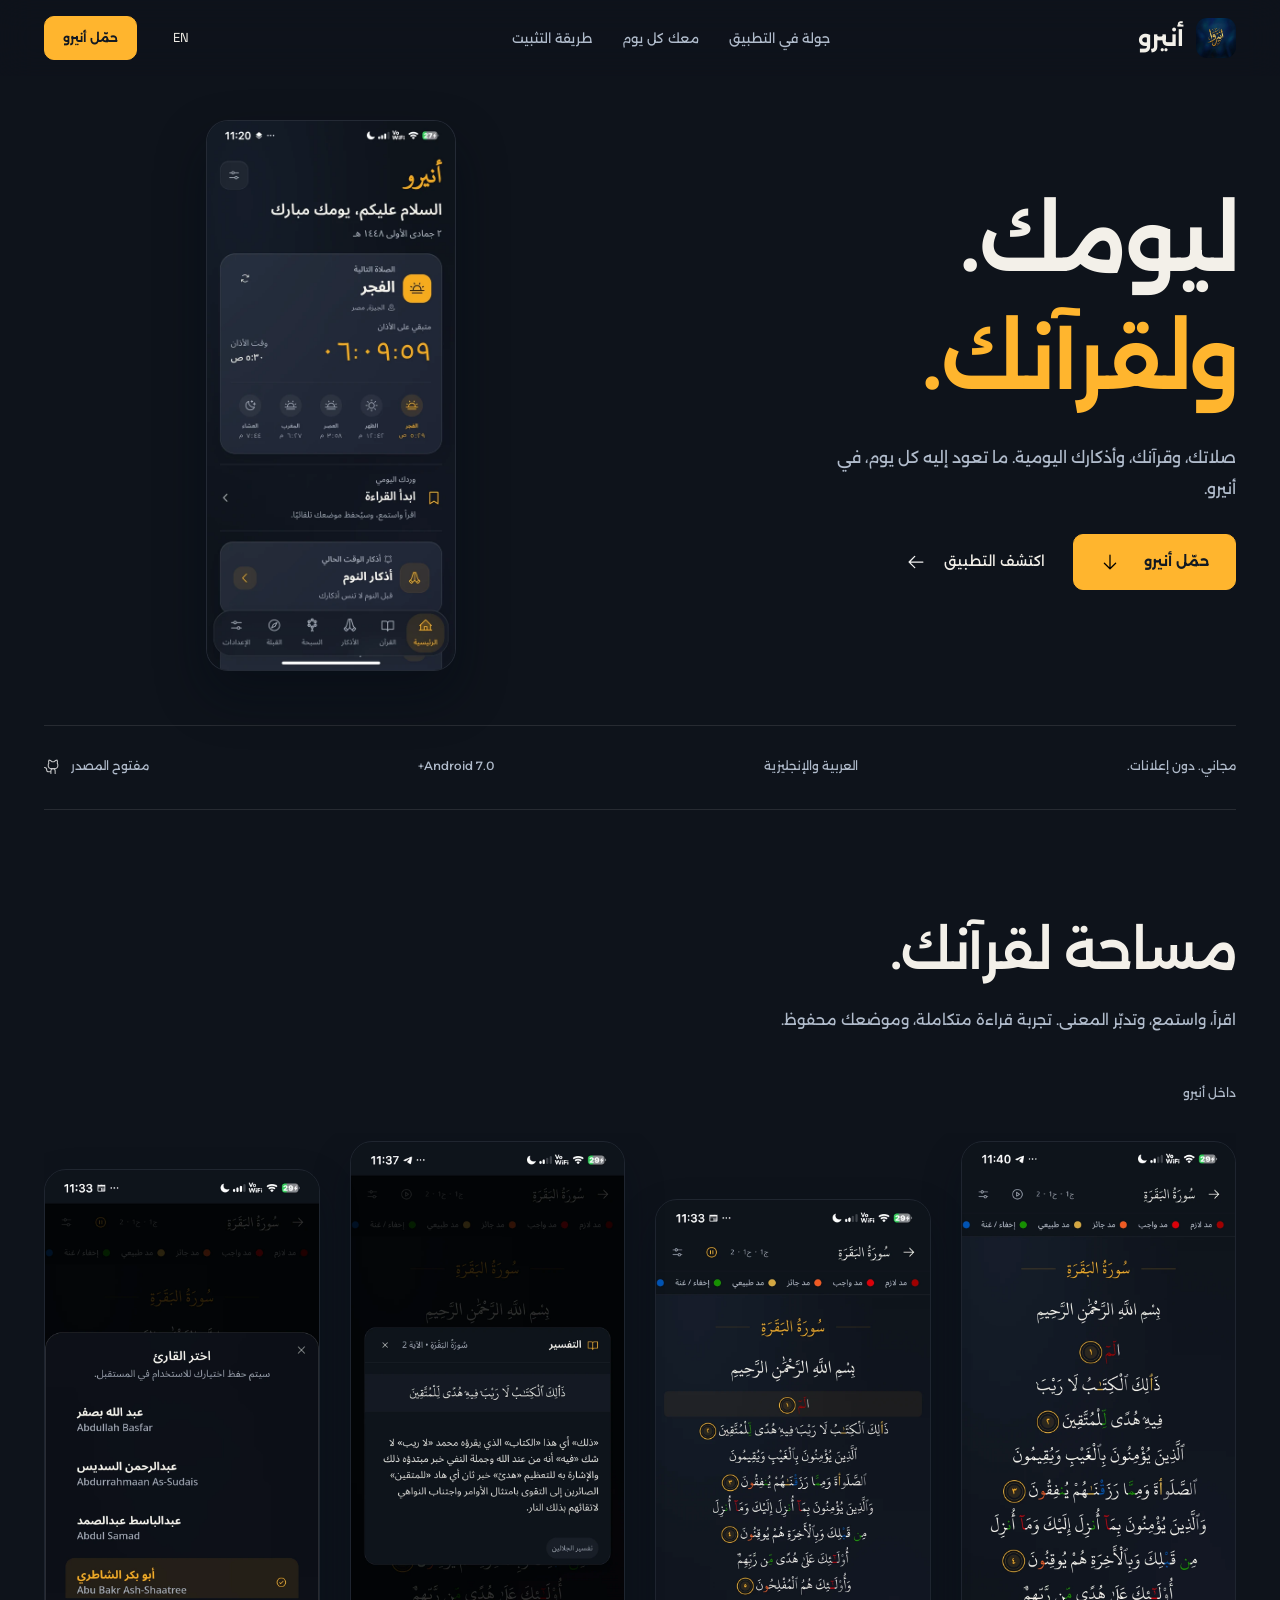
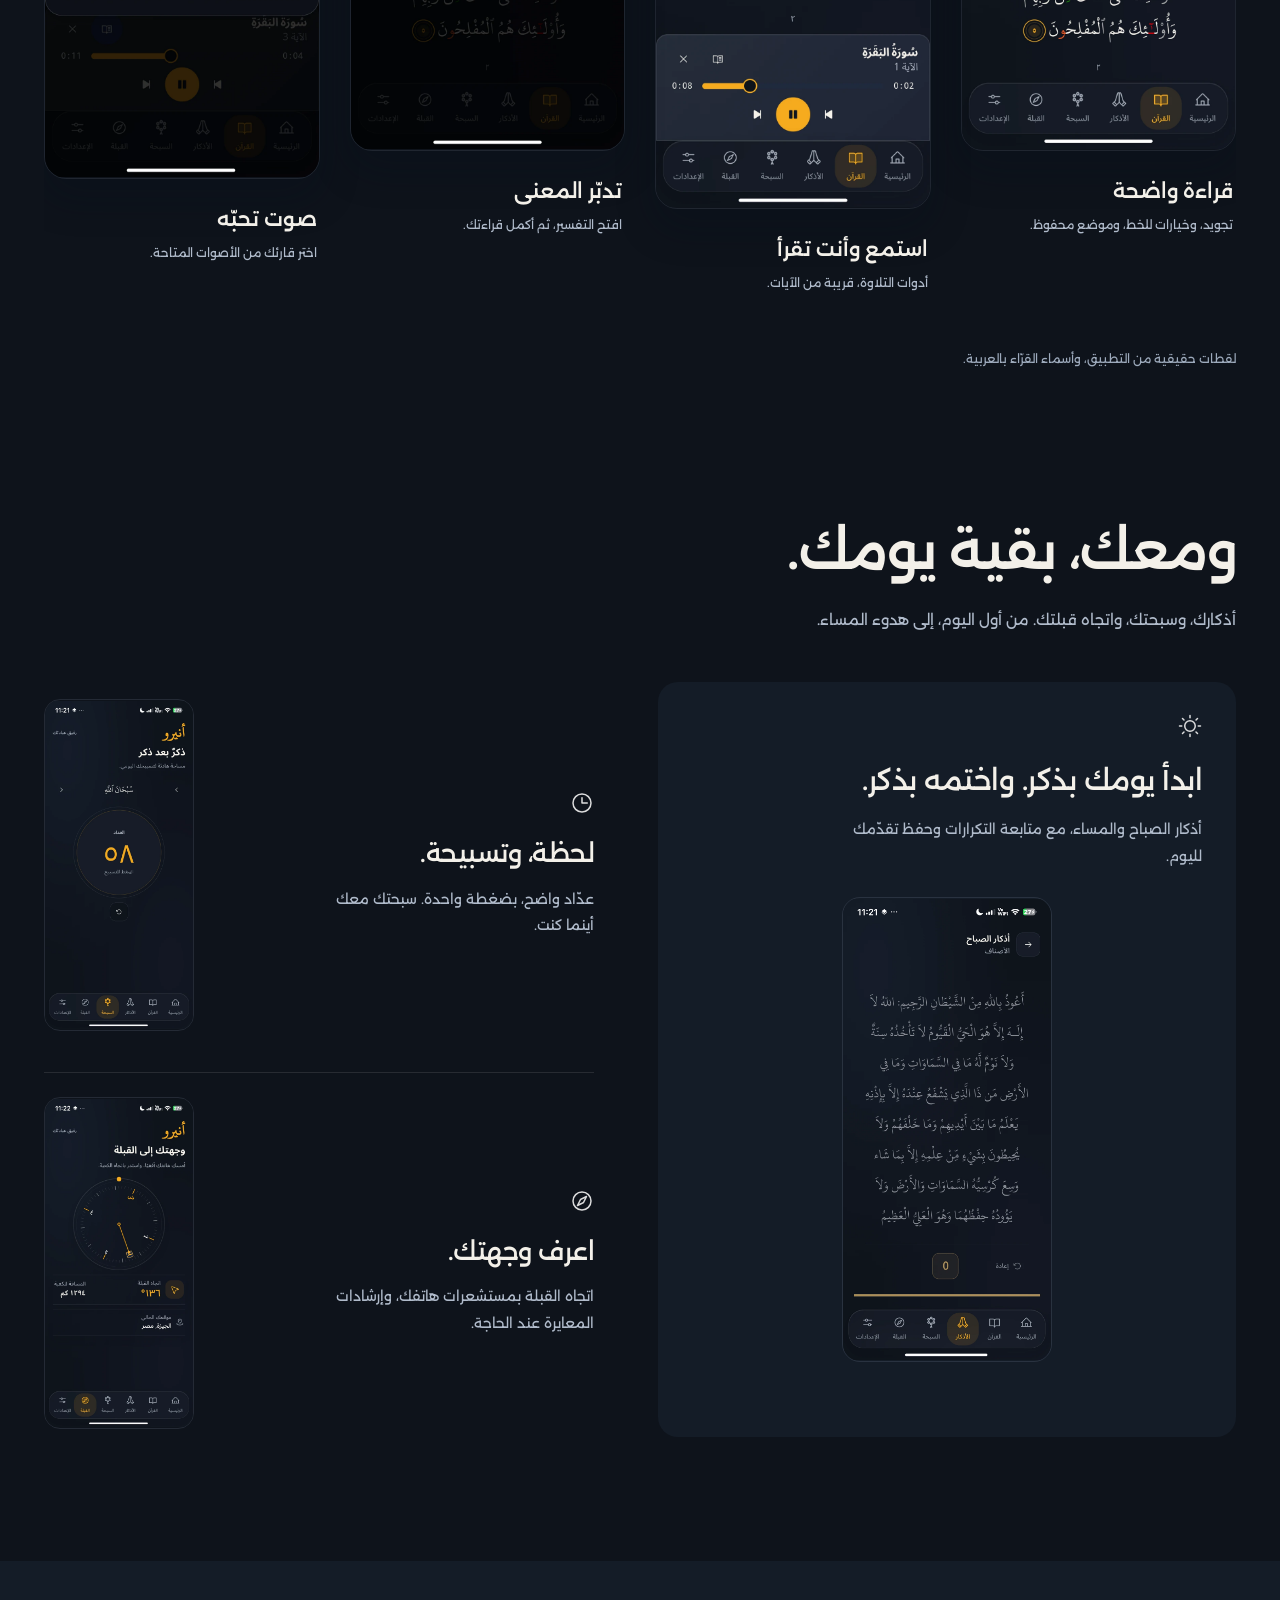
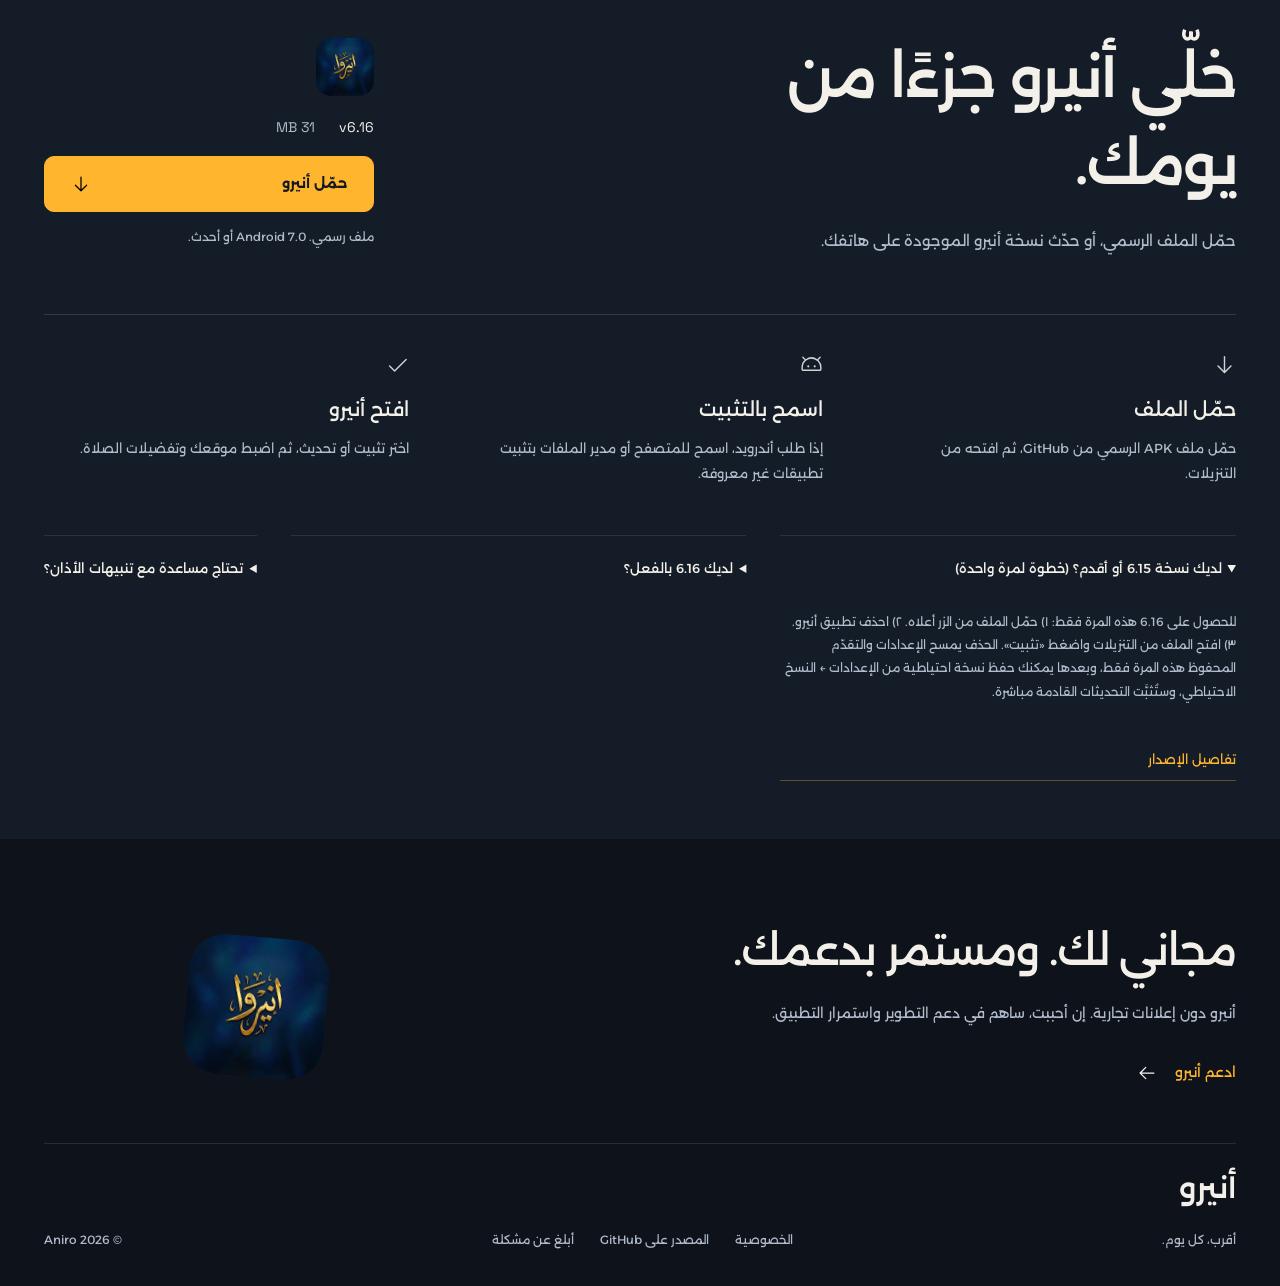
<file: index.html>
<!doctype html><html lang="ar" dir="rtl"><head>
<meta charset="utf-8"><meta name="viewport" content="width=device-width,initial-scale=1"><meta name="theme-color" content="#0e131b">
<title>أنيرو | أقرب، كل يوم</title><meta name="description" content="صلاتك، قرآنك، وذكرك. حمّل أنيرو للأندرويد، وتعرّف على التطبيق من لقطات حقيقية.">
<link rel="canonical" href="https://aniro.vercel.app/"><meta property="og:type" content="website"><meta property="og:site_name" content="Aniro"><meta property="og:title" content="أنيرو | أقرب، كل يوم"><meta property="og:description" content="صلاتك، قرآنك، وذكرك. في مكان واحد."><meta property="og:url" content="https://aniro.vercel.app/"><meta property="og:image" content="https://aniro.vercel.app/assets/social-preview.jpg"><meta property="og:image:width" content="1200"><meta property="og:image:height" content="630"><meta name="twitter:card" content="summary_large_image">
<link rel="icon" href="/favicon.png"><link rel="preload" href="/assets/fonts/alexandria.ttf" as="font" type="font/ttf" crossorigin><link rel="stylesheet" href="/styles.css"><script src="/app.js" defer></script>

</head><body>
<a class="skip-link" href="#main" data-en="Skip to content">انتقل إلى المحتوى</a>
<header class="site-header"><div class="container nav-bar">
  <a class="brand" href="#top" aria-label="Aniro"><img src="/assets/logo.png" width="40" height="40" alt=""><span data-en="Aniro">أنيرو</span></a>
  <nav class="navigation" aria-label="التنقل الرئيسي"><a href="#showcase" data-en="Explore">جولة في التطبيق</a><a href="#daily" data-en="Your day">معك كل يوم</a><a href="#install" data-en="How to install">طريقة التثبيت</a></nav>
  <div class="nav-actions"><button id="language-toggle" class="language-button" type="button" aria-label="Switch to English">EN</button><a class="button button-small" href="https://github.com/its3li/Aniro/releases/latest" data-download data-en="Download Aniro">حمّل أنيرو</a><button id="menu-toggle" class="menu-button" type="button" aria-expanded="false" aria-controls="mobile-nav" aria-label="القائمة"><img class="icon" src="/assets/icons/list.svg" alt=""></button></div>
</div><nav id="mobile-nav" class="mobile-nav" aria-label="التنقل للجوال"><a href="#showcase" data-en="Explore">جولة في التطبيق</a><a href="#daily" data-en="Your day">معك كل يوم</a><a href="#install" data-en="How to install">طريقة التثبيت</a><a href="/privacy.html" data-en="Privacy">الخصوصية</a></nav></header>
<main id="main">
<section id="top" class="hero container" aria-labelledby="hero-title">
  <div class="hero-copy"><h1 id="hero-title"><span data-en="Your day.">ليومك.</span><span class="accent" data-en="Your Quran.">ولقرآنك.</span></h1><p data-en="Prayer times, Quran, and daily remembrance. Everything you return to, in Aniro.">صلاتك، وقرآنك، وأذكارك اليومية. ما تعود إليه كل يوم، في أنيرو.</p><div class="hero-actions"><a class="button" href="https://github.com/its3li/Aniro/releases/latest" data-download><span data-en="Download Aniro">حمّل أنيرو</span><img class="icon" src="/assets/icons/arrow-down.svg" alt=""></a><a class="link-arrow" href="#showcase"><span data-en="Explore the app">اكتشف التطبيق</span><img class="icon" src="/assets/icons/arrow-left.svg" alt=""></a></div></div>
  <div class="hero-product"><figure class="hero-screen"><img src="/assets/screens/home.webp" srcset="/assets/screens/home.webp 540w, /assets/screens/home-large.webp 810w" sizes="(max-width:767px) 196px, 250px" width="540" height="1196" alt="أنيرو: الصفحة الرئيسية ومواقيت الصلاة" data-en-alt="Aniro Home and prayer times" fetchpriority="high"></figure></div>
</section>
<div class="essentials container"><p data-en="Free. Without ads.">مجاني. دون إعلانات.</p><p data-en="Arabic and English">العربية والإنجليزية</p><p>Android 7.0+</p><a href="https://github.com/its3li/Aniro" target="_blank" rel="noopener noreferrer"><span data-en="Built in the open">مفتوح المصدر</span><img class="icon" src="/assets/icons/github-logo.svg" alt=""></a></div>
<section id="showcase" class="section quran-section" aria-labelledby="showcase-title"><div class="container">
  <div class="section-heading reveal"><h2 id="showcase-title" data-en="A place for your Quran.">مساحة لقرآنك.</h2><p data-en="Read, listen, and explore the meaning. A complete reading experience, with your place saved.">اقرأ، واستمع، وتدبّر المعنى. تجربة قراءة متكاملة، وموضعك محفوظ.</p></div>
  <div class="gallery-controls"><span data-en="Inside Aniro">داخل أنيرو</span><div><button class="gallery-arrow" id="gallery-prev" type="button" aria-label="الصور السابقة" disabled><img class="icon" src="/assets/icons/arrow-right.svg" alt=""></button><button class="gallery-arrow" id="gallery-next" type="button" aria-label="الصور التالية"><img class="icon" src="/assets/icons/arrow-left.svg" alt=""></button></div></div>
  <div id="screen-gallery" class="screen-gallery" role="region" tabindex="0" aria-label="لقطات القرآن والاستماع والتفسير والقرّاء">
    <figure class="gallery-item reading"><img src="/assets/screens/quran-page-2-large.webp" width="810" height="1794" loading="lazy" alt="صفحة المصحف بتجويد ملوّن" data-en-alt="Mushaf page with color-coded Tajweed"><figcaption><h3 data-en="Read with clarity">قراءة واضحة</h3><p data-en="Tajweed, text controls, and a saved place.">تجويد، وخيارات للخط، وموضع محفوظ.</p></figcaption></figure>
    <figure class="gallery-item listening"><img src="/assets/screens/quran-listening-large.webp" width="810" height="1794" loading="lazy" alt="القرآن أثناء تشغيل التلاوة" data-en-alt="Quran with active recitation controls"><figcaption><h3 data-en="Listen as you read">استمع وأنت تقرأ</h3><p data-en="Your recitation controls stay close.">أدوات التلاوة، قريبة من الآيات.</p></figcaption></figure>
    <figure class="gallery-item interpretation"><img src="/assets/screens/quran-tafseer-large.webp" width="810" height="1794" loading="lazy" alt="تفسير الآية داخل صفحة القراءة" data-en-alt="Verse Tafseer inside the reading page"><figcaption><h3 data-en="Go deeper">تدبّر المعنى</h3><p data-en="Open Tafseer without losing the page.">افتح التفسير، ثم أكمل قراءتك.</p></figcaption></figure>
    <figure class="gallery-item reciters"><img src="/assets/screens/quran-reciters-large.webp" width="810" height="1794" loading="lazy" alt="قائمة القرّاء بأسمائهم العربية" data-en-alt="Available reciters with Arabic names"><figcaption><h3 data-en="A voice you love">صوت تحبّه</h3><p data-en="Choose from the available reciters.">اختر قارئك من الأصوات المتاحة.</p></figcaption></figure>
  </div>
  <p class="gallery-note" data-en="Real app captures. Reciter names are shown in Arabic.">لقطات حقيقية من التطبيق، وأسماء القرّاء بالعربية.</p>
</div></section>
<section id="daily" class="section container daily-section" aria-labelledby="daily-title">
  <div class="section-heading reveal"><h2 id="daily-title" data-en="For the rest of your day.">ومعك، بقية يومك.</h2><p data-en="Your Azkar, Tasbeeh, and Qibla. Simple tools to return to, morning to evening.">أذكارك، وسبحتك، واتجاه قبلتك. من أول اليوم، إلى هدوء المساء.</p></div>
  <div class="daily-layout">
    <article class="azkar-feature reveal"><div class="azkar-copy"><img class="icon" src="/assets/icons/sun.svg" alt=""><h3 data-en="Begin and end with remembrance.">ابدأ يومك بذكر. واختمه بذكر.</h3><p data-en="Morning and evening Azkar, with progress that stays saved for your day.">أذكار الصباح والمساء، مع متابعة التكرارات وحفظ تقدّمك لليوم.</p></div><figure><img src="/assets/screens/azkar-reading-large.webp" width="810" height="1794" loading="lazy" alt="قراءة الأذكار مع عدّاد التكرار" data-en-alt="Azkar reading with repetition counter"></figure></article>
    <div class="daily-utilities"><article class="utility-feature reveal"><div class="utility-copy"><img class="icon" src="/assets/icons/clock.svg" alt=""><h3 data-en="A moment for Tasbeeh.">لحظة، وتسبيحة.</h3><p data-en="Your count, a tap away. Keep your Tasbeeh with you.">عدّاد واضح، بضغطة واحدة. سبحتك معك أينما كنت.</p></div><img class="utility-image" src="/assets/screens/tasbeeh.webp" width="540" height="1196" loading="lazy" alt="شاشة السبحة كاملة في أنيرو" data-en-alt="Complete Aniro Tasbeeh screen"></article><article class="utility-feature qibla-feature reveal"><div class="utility-copy"><img class="icon" src="/assets/icons/compass.svg" alt=""><h3 data-en="Know your direction.">اعرف وجهتك.</h3><p data-en="Find your Qibla using your phone’s sensors, with calibration guidance.">اتجاه القبلة بمستشعرات هاتفك، وإرشادات المعايرة عند الحاجة.</p></div><img class="utility-image" src="/assets/screens/qibla.webp" width="540" height="1196" loading="lazy" alt="شاشة القبلة كاملة في أنيرو" data-en-alt="Complete Aniro Qibla screen"></article></div>
  </div>
</section>
<section id="install" class="section install-section" aria-labelledby="install-title"><div class="container">
  <div class="download-layout reveal"><div><h2 id="install-title" data-en="Make Aniro part of your day.">خلّي أنيرو جزءًا من يومك.</h2><p data-en="Download the official APK, or update your existing Aniro installation.">حمّل الملف الرسمي، أو حدّث نسخة أنيرو الموجودة على هاتفك.</p></div><div class="download-actions"><img class="download-mark" src="/assets/logo.png" width="64" height="64" alt=""><div class="release-meta"><span data-version>الإصدار الرسمي</span><span data-release-size>APK · Android</span></div><a class="button" href="https://github.com/its3li/Aniro/releases/latest" data-download><span data-en="Download Aniro">حمّل أنيرو</span><img class="icon" src="/assets/icons/arrow-down.svg" alt=""></a><p id="release-status" aria-live="polite">يمكنك تحميل آخر إصدار رسمي من GitHub.</p></div></div>
  <ol class="install-steps"><li class="reveal"><img class="icon" src="/assets/icons/arrow-down.svg" alt=""><h3 data-en="Download the file">حمّل الملف</h3><p data-en="Get the official APK from GitHub, then open it from your downloads.">حمّل ملف APK الرسمي من GitHub، ثم افتحه من التنزيلات.</p></li><li class="reveal"><img class="icon" src="/assets/icons/android-logo.svg" alt=""><h3 data-en="Allow installation">اسمح بالتثبيت</h3><p data-en="If Android asks, allow your browser or file manager to install unknown apps.">إذا طلب أندرويد، اسمح للمتصفح أو مدير الملفات بتثبيت تطبيقات غير معروفة.</p></li><li class="reveal"><img class="icon" src="/assets/icons/check.svg" alt=""><h3 data-en="Open Aniro">افتح أنيرو</h3><p data-en="Choose Install or Update, then set your location and prayer preferences.">اختر تثبيت أو تحديث، ثم اضبط موقعك وتفضيلات الصلاة.</p></li></ol>
  <div class="install-help"><details open><summary data-en="Have version 6.15 or older? (one-time step)">لديك نسخة 6.15 أو أقدم؟ (خطوة لمرة واحدة)</summary><p data-en="To get 6.16 this one time: 1) Download the APK above. 2) Uninstall Aniro. 3) Open the downloaded file and tap Install. Uninstalling clears saved settings and progress this one time. After that, use Settings → Backup to keep your data, and future updates install directly.">للحصول على 6.16 هذه المرة فقط: ١) حمّل الملف من الزر أعلاه. ٢) احذف تطبيق أنيرو. ٣) افتح الملف من التنزيلات واضغط «تثبيت». الحذف يمسح الإعدادات والتقدّم المحفوظ هذه المرة فقط، وبعدها يمكنك حفظ نسخة احتياطية من الإعدادات ← النسخ الاحتياطي، وستُثبَّت التحديثات القادمة مباشرة.</p></details><details><summary data-en="Already on 6.16?">لديك 6.16 بالفعل؟</summary><p data-en="Open Settings → About → Check for updates to get future versions inside the app.">افتح الإعدادات ← حول التطبيق ← تحقّق من التحديثات لتحصل على الإصدارات القادمة من داخل التطبيق.</p></details><details><summary data-en="Need help with Azan reminders?">تحتاج مساعدة مع تنبيهات الأذان؟</summary><p data-en="Enable notifications and requested alarm permissions. If reminders stop, check Android’s battery restrictions for Aniro.">فعّل الإشعارات وأذونات المنبه المطلوبة. إذا توقفت التنبيهات، راجع قيود البطارية لأنيرو في إعدادات أندرويد.</p></details><a class="text-link" href="https://github.com/its3li/Aniro/releases/latest" target="_blank" rel="noopener noreferrer" data-en="View release notes">تفاصيل الإصدار</a></div>
</div></section>
<section id="donate" class="container support"><div class="support-intro"><h2 data-en="Free to use. Made to keep growing.">مجاني لك. ومستمر بدعمك.</h2><p data-en="Aniro has no commercial ads. Support development if you’d like to help it grow.">أنيرو دون إعلانات تجارية. إن أحببت، ساهم في دعم التطوير واستمرار التطبيق.</p><a class="link-arrow" href="https://ko-fi.com/aniro_" target="_blank" rel="noopener noreferrer"><span data-en="Support Aniro">ادعم أنيرو</span><img class="icon" src="/assets/icons/arrow-left.svg" alt=""></a></div><img class="support-mark" src="/assets/logo.png" width="164" height="164" alt="" loading="lazy"></section>
</main>
<footer class="site-footer container"><a class="footer-wordmark" href="#top" aria-label="Aniro"><span data-en="Aniro">أنيرو</span></a><div class="footer-row"><p data-en="A little closer, every day.">أقرب، كل يوم.</p><div class="footer-links"><a href="/privacy.html" data-en="Privacy">الخصوصية</a><a href="https://github.com/its3li/Aniro" target="_blank" rel="noopener noreferrer" data-en="Source on GitHub">المصدر على GitHub</a><a href="https://github.com/its3li/Aniro/issues" target="_blank" rel="noopener noreferrer" data-en="Report an issue">أبلغ عن مشكلة</a></div><span>© <span id="copyright-year">2026</span> Aniro</span></div></footer>
</body></html>
</file>
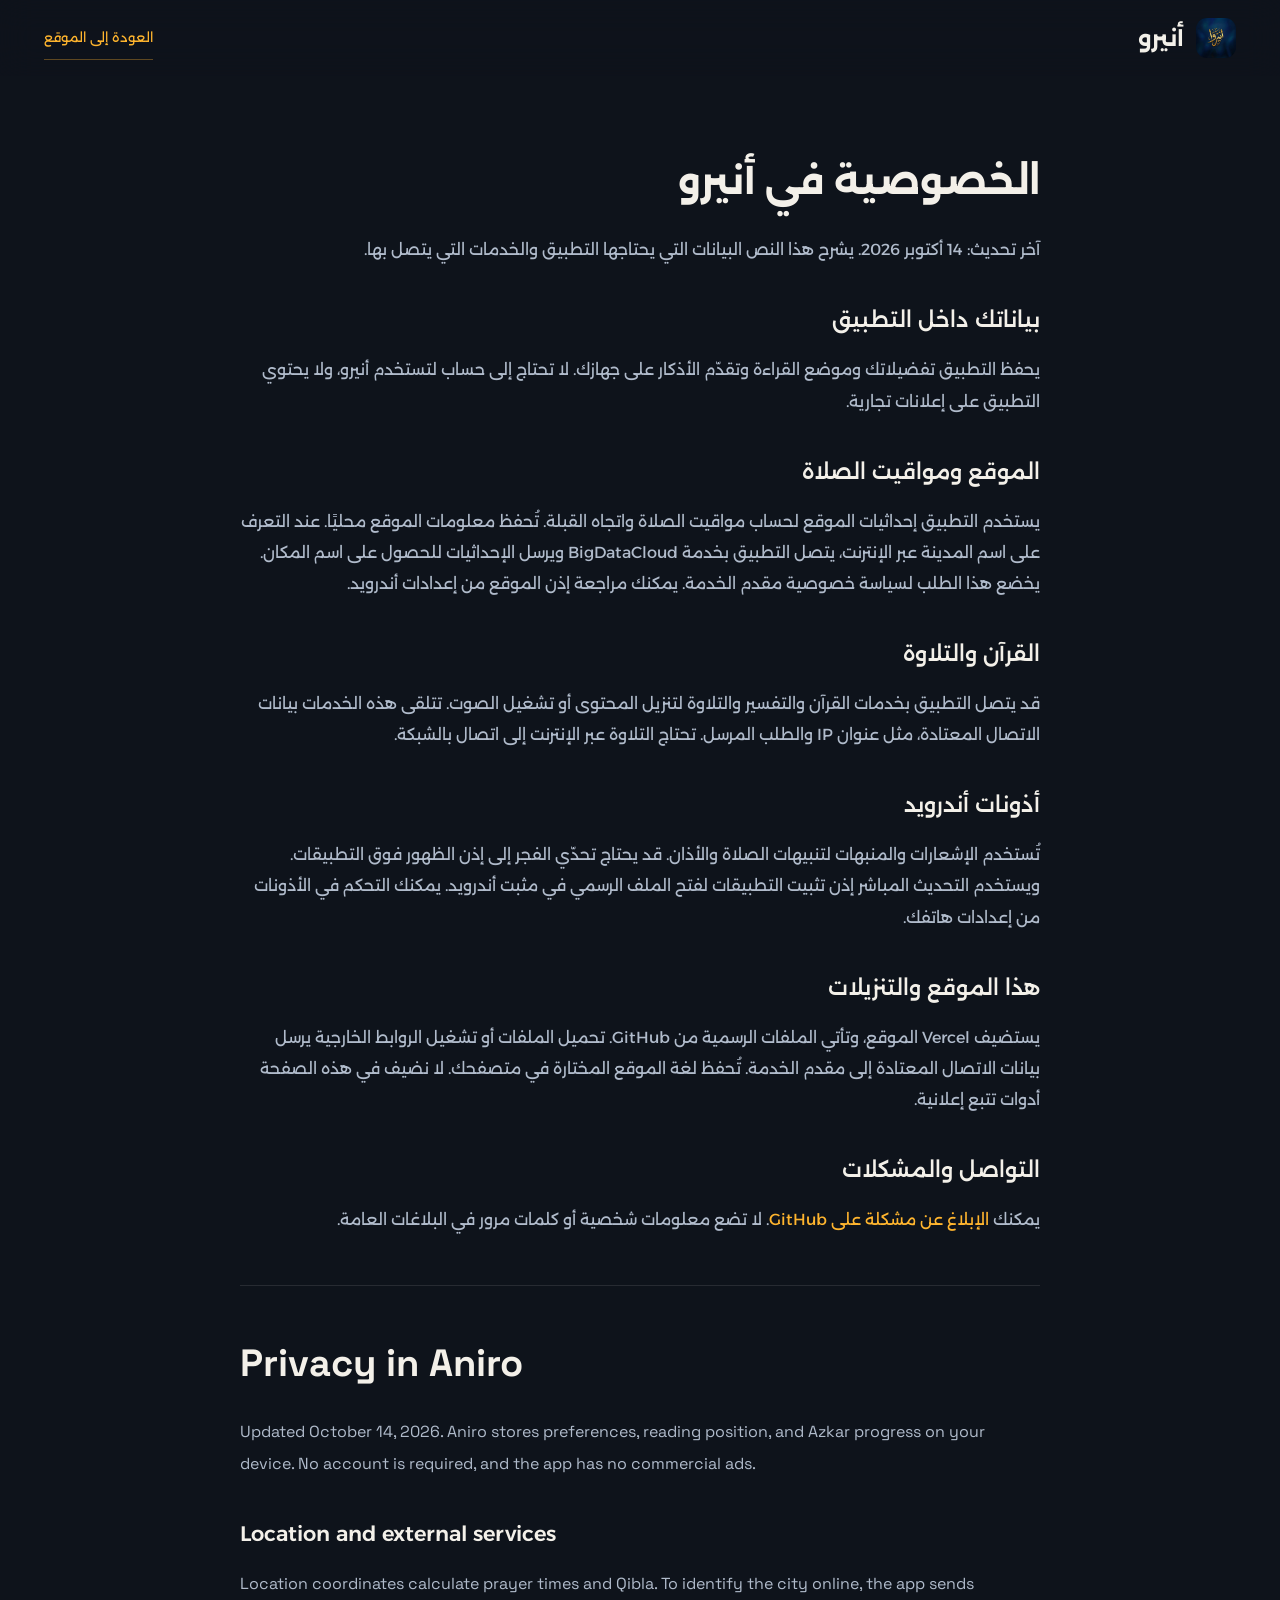
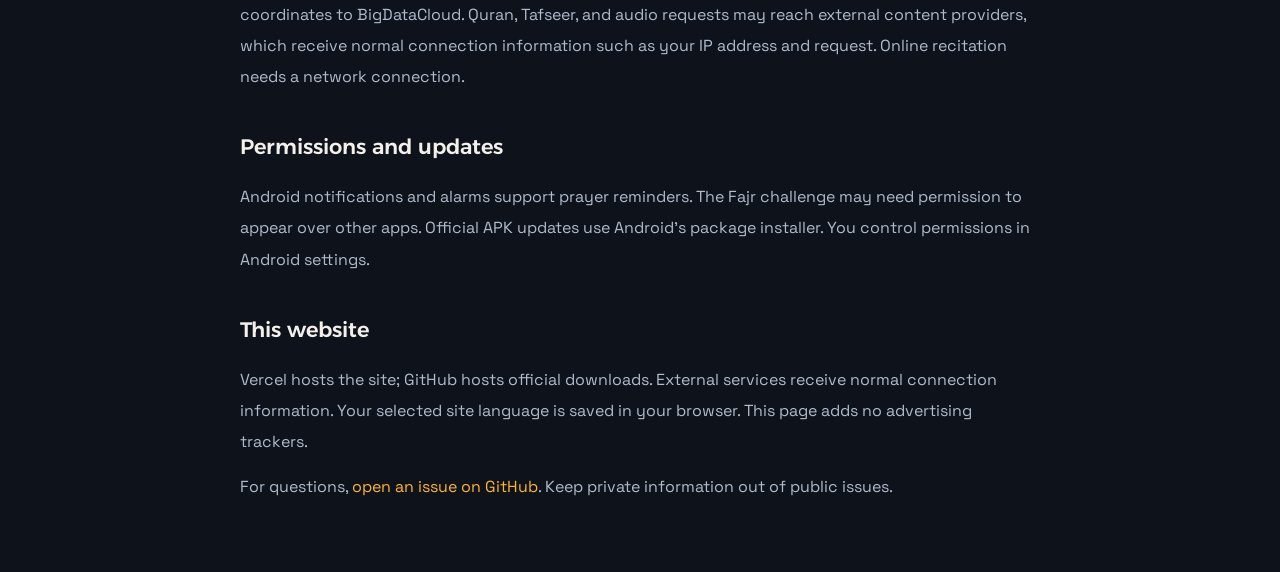
<file: privacy.html>
<!doctype html><html lang="ar" dir="rtl"><head><meta charset="utf-8"><meta name="viewport" content="width=device-width,initial-scale=1"><title>الخصوصية | أنيرو</title><meta name="description" content="كيف يستخدم أنيرو الموقع والأذونات والخدمات الخارجية."><link rel="icon" href="/favicon.png"><link rel="stylesheet" href="/styles.css"><link rel="canonical" href="https://aniro.vercel.app/privacy.html"></head><body><header class="site-header"><div class="container nav-bar"><a class="brand" href="/"><img src="/assets/logo.png" width="43" height="43" alt=""><span>أنيرو</span></a><a class="text-link" href="/">العودة إلى الموقع</a></div></header><main class="container policy"><h1>الخصوصية في أنيرو</h1><p>آخر تحديث: 14 أكتوبر 2026. يشرح هذا النص البيانات التي يحتاجها التطبيق والخدمات التي يتصل بها.</p><h2>بياناتك داخل التطبيق</h2><p>يحفظ التطبيق تفضيلاتك وموضع القراءة وتقدّم الأذكار على جهازك. لا تحتاج إلى حساب لتستخدم أنيرو، ولا يحتوي التطبيق على إعلانات تجارية.</p><h2>الموقع ومواقيت الصلاة</h2><p>يستخدم التطبيق إحداثيات الموقع لحساب مواقيت الصلاة واتجاه القبلة. تُحفظ معلومات الموقع محليًا. عند التعرف على اسم المدينة عبر الإنترنت، يتصل التطبيق بخدمة BigDataCloud ويرسل الإحداثيات للحصول على اسم المكان. يخضع هذا الطلب لسياسة خصوصية مقدم الخدمة. يمكنك مراجعة إذن الموقع من إعدادات أندرويد.</p><h2>القرآن والتلاوة</h2><p>قد يتصل التطبيق بخدمات القرآن والتفسير والتلاوة لتنزيل المحتوى أو تشغيل الصوت. تتلقى هذه الخدمات بيانات الاتصال المعتادة، مثل عنوان IP والطلب المرسل. تحتاج التلاوة عبر الإنترنت إلى اتصال بالشبكة.</p><h2>أذونات أندرويد</h2><p>تُستخدم الإشعارات والمنبهات لتنبيهات الصلاة والأذان. قد يحتاج تحدّي الفجر إلى إذن الظهور فوق التطبيقات. ويستخدم التحديث المباشر إذن تثبيت التطبيقات لفتح الملف الرسمي في مثبت أندرويد. يمكنك التحكم في الأذونات من إعدادات هاتفك.</p><h2>هذا الموقع والتنزيلات</h2><p>يستضيف Vercel الموقع، وتأتي الملفات الرسمية من GitHub. تحميل الملفات أو تشغيل الروابط الخارجية يرسل بيانات الاتصال المعتادة إلى مقدم الخدمة. تُحفظ لغة الموقع المختارة في متصفحك. لا نضيف في هذه الصفحة أدوات تتبع إعلانية.</p><h2>التواصل والمشكلات</h2><p>يمكنك <a href="https://github.com/its3li/Aniro/issues" target="_blank" rel="noopener noreferrer">الإبلاغ عن مشكلة على GitHub</a>. لا تضع معلومات شخصية أو كلمات مرور في البلاغات العامة.</p><section lang="en" dir="ltr"><h1>Privacy in Aniro</h1><p>Updated October 14, 2026. Aniro stores preferences, reading position, and Azkar progress on your device. No account is required, and the app has no commercial ads.</p><h2>Location and external services</h2><p>Location coordinates calculate prayer times and Qibla. To identify the city online, the app sends coordinates to BigDataCloud. Quran, Tafseer, and audio requests may reach external content providers, which receive normal connection information such as your IP address and request. Online recitation needs a network connection.</p><h2>Permissions and updates</h2><p>Android notifications and alarms support prayer reminders. The Fajr challenge may need permission to appear over other apps. Official APK updates use Android’s package installer. You control permissions in Android settings.</p><h2>This website</h2><p>Vercel hosts the site; GitHub hosts official downloads. External services receive normal connection information. Your selected site language is saved in your browser. This page adds no advertising trackers.</p><p>For questions, <a href="https://github.com/its3li/Aniro/issues" target="_blank" rel="noopener noreferrer">open an issue on GitHub</a>. Keep private information out of public issues.</p></section></main></body></html>
</file>
<file: styles.css>
@font-face{font-family:Alexandria;src:url('/assets/fonts/alexandria.ttf') format('truetype');font-weight:100 900;font-display:swap}
@font-face{font-family:Space;src:url('/assets/fonts/space-grotesk.ttf') format('truetype');font-weight:300 700;font-display:swap}
:root{color-scheme:dark;--canvas:#0e131b;--surface:#141c27;--ink:#f3f0e9;--muted:#b0bbcb;--amber:#ffb52e;--line:#ffffff1a;--max:1240px;--ease:cubic-bezier(.22,.8,.25,1)}
*{box-sizing:border-box}html{scroll-behavior:smooth;scroll-padding-top:100px}body{margin:0;background:var(--canvas);color:var(--ink);font:400 16px/1.85 Alexandria,system-ui,sans-serif}html[lang=en] body{font-family:Space,system-ui,sans-serif}a{color:inherit;text-decoration:none}button{font:inherit;color:inherit;cursor:pointer}figure,p,h1,h2,h3{margin:0}img{display:block;max-width:100%;height:auto}a,button{-webkit-tap-highlight-color:transparent}a:focus-visible,button:focus-visible,summary:focus-visible,[tabindex]:focus-visible{outline:2px solid var(--amber);outline-offset:6px}::selection{background:var(--amber);color:var(--canvas)}.container{width:min(var(--max),calc(100% - 88px));margin-inline:auto}.accent{color:var(--amber)}.icon{width:22px;height:22px;flex-shrink:0;filter:brightness(0) invert(95%)}.skip-link{position:fixed;top:8px;inset-inline-start:12px;z-index:100;background:var(--amber);color:var(--canvas);padding:10px 20px;translate:0 -160%}.skip-link:focus{translate:none}.site-header{position:sticky;top:0;z-index:30;background:#0e131bed;backdrop-filter:blur(16px)}.nav-bar{height:76px;display:flex;justify-content:space-between;align-items:center;gap:36px}.brand{display:flex;gap:12px;align-items:center;font-size:23px;font-weight:650;white-space:nowrap}.brand img{width:40px;height:40px;border-radius:11px}.navigation{display:flex;gap:30px;color:var(--muted);font-size:13px;align-items:center}.navigation a{padding-block:13px;white-space:nowrap;transition:color .2s}.navigation a:hover{color:var(--ink)}.nav-actions{display:flex;gap:22px;align-items:center}.language-button{background:none;border:0;min-height:44px;min-width:44px;font-family:Space,Alexandria,sans-serif;font-size:13px}.button{display:inline-flex;align-items:center;justify-content:center;gap:24px;min-height:56px;padding:14px 26px;background:var(--amber);border:1px solid var(--amber);border-radius:10px;color:#121922;font-size:14px;font-weight:650;white-space:nowrap;transition:background .2s,translate .2s}.button .icon{filter:none;width:20px;height:20px}.button:hover{background:#ffc250;translate:0 -2px}.button:active{translate:0 1px}.button-small{font-size:12px;min-height:44px;padding:10px 18px}.menu-button{display:none;min-width:44px;min-height:44px;border:0;background:transparent}.mobile-nav{display:none}.link-arrow{display:inline-flex;gap:18px;align-items:center;font-size:14px;font-weight:450;min-height:44px}.link-arrow .icon{width:20px;transition:translate .2s}.link-arrow:hover .icon{translate:-4px 0}html[dir=ltr] .link-arrow .icon{rotate:180deg}html[dir=ltr] .link-arrow:hover .icon{translate:4px 0}
.hero{display:grid;grid-template-columns:1fr 1.05fr;align-items:center;gap:70px;padding-block:44px 54px;min-height:648px}.hero-copy{padding-bottom:20px}.hero h1{font-size:clamp(60px,6.8vw,88px);font-weight:600;line-height:1.36;letter-spacing:-2.5px}.hero h1 span{display:block}html[lang=en] .hero h1{font-size:clamp(60px,6.5vw,84px);line-height:1.08;letter-spacing:-4px}.hero-copy>p{max-width:420px;color:var(--muted);font-size:16px;line-height:1.95;margin-top:24px}.hero-actions{display:flex;align-items:center;flex-wrap:wrap;gap:28px;margin-top:30px}.essentials{display:flex;justify-content:space-between;gap:30px;align-items:center;padding-block:25px 28px;border-block:1px solid var(--line);color:var(--muted);font-size:12px}.essentials a{display:flex;gap:10px;align-items:center;min-height:30px}.essentials .icon{width:17px;height:17px;opacity:.8}
.section{padding-block:100px;scroll-margin-top:76px}.section-heading{max-width:640px;margin-bottom:48px}.section-heading h2{font-size:clamp(34px,4.2vw,54px);font-weight:550;line-height:1.5;letter-spacing:-1.5px}.section-heading p{font-size:15px;line-height:1.9;color:var(--muted);margin-top:15px;max-width:580px}html[lang=en] .section-heading h2{line-height:1.12;letter-spacing:-2px}.quran-section{padding-bottom:78px}.gallery-controls{display:flex;justify-content:space-between;align-items:center;color:var(--muted);font-size:12px;margin-bottom:28px}.gallery-controls>div{display:flex;gap:8px}.gallery-arrow{display:grid;place-items:center;width:44px;height:44px;background:none;border:1px solid var(--line);border-radius:50%;transition:background .2s,opacity .2s}.gallery-arrow:hover:not(:disabled){background:#ffffff09}.gallery-arrow:disabled{opacity:.3;cursor:default}html[dir=ltr] .gallery-arrow .icon{rotate:180deg}.screen-gallery{display:flex;gap:30px;overflow-x:auto;overscroll-behavior-x:contain;scroll-snap-type:x mandatory;scrollbar-width:thin;scrollbar-color:#5c6876 transparent;padding:8px 0 26px}.gallery-item{flex:1 0 240px;min-width:0;scroll-snap-align:start}.gallery-item>img{width:100%;aspect-ratio:1080/2392;object-fit:contain;border-radius:22px;border:1px solid #b4c4df1b;box-shadow:0 18px 38px #07101a55}.gallery-item.listening{padding-top:58px}.gallery-item.reciters{padding-top:28px}.gallery-item figcaption{margin-top:25px;padding-inline:3px}.gallery-item h3{font-size:20px;line-height:1.5;font-weight:550}.gallery-item p{font-size:12px;color:var(--muted);margin-top:8px;line-height:1.85;max-width:250px}.gallery-note{margin-top:28px;color:#9daabc;font-size:12px}.daily-section{padding-top:62px}
.install-section{background:var(--surface);margin-top:24px;padding-block:72px 58px}.download-layout{display:grid;grid-template-columns:1.2fr .8fr;gap:90px;align-items:center}.download-layout h2{font-size:clamp(36px,4.6vw,58px);font-weight:550;line-height:1.5;letter-spacing:-1.5px;max-width:580px}.download-layout>div>p{color:var(--muted);font-size:15px;line-height:1.85;margin-top:20px;max-width:440px}html[lang=en] .download-layout h2{line-height:1.15;letter-spacing:-2px}.download-actions{max-width:330px;width:100%;justify-self:end}.download-mark{width:58px;height:58px;border-radius:15px;margin-bottom:22px}.release-meta{display:flex;align-items:center;gap:24px;font:14px Space,system-ui,sans-serif;color:var(--muted);margin-bottom:20px}.release-meta [data-version]{color:var(--ink)}.download-actions .button{width:100%;justify-content:space-between}.download-actions #release-status{font-size:12px;color:var(--muted);line-height:1.85;min-height:24px;margin-top:14px}.install-steps{list-style:none;padding:0;margin:60px 0 0;display:grid;grid-template-columns:repeat(3,1fr);gap:48px;border-top:1px solid #ffffff20;padding-top:38px}.install-steps li{max-width:340px}.install-steps .icon{width:23px;height:23px;opacity:.85}.install-steps h3{font-size:19px;font-weight:500;margin-top:19px;line-height:1.55}.install-steps p{font-size:13px;color:var(--muted);line-height:1.95;margin-top:11px}.install-help{display:grid;grid-template-columns:1fr 1fr auto;gap:34px;align-items:start;margin-top:48px;font-size:13px}.install-help details{border-top:1px solid var(--line);padding-top:20px}.install-help summary{cursor:pointer;font-weight:500;min-height:44px}.install-help details p{color:var(--muted);font-size:12px;line-height:1.95;margin-top:10px}.text-link{color:var(--amber);font-size:13px;min-height:44px;display:inline-flex;align-items:center;border-bottom:1px solid #ffb52e55}.support{display:grid;grid-template-columns:1fr .6fr;gap:60px;align-items:center;padding-block:80px 48px}.support h2{font-size:clamp(32px,3.3vw,42px);line-height:1.5;max-width:570px;font-weight:500;letter-spacing:-1px}.support p{font-size:14px;line-height:1.9;color:var(--muted);max-width:490px;margin-top:18px}.support .link-arrow{color:var(--amber);margin-top:24px}.support-mark{width:140px;height:140px;border-radius:36px;justify-self:center;rotate:5deg}.site-footer{border-top:1px solid var(--line);padding-block:22px 24px}.footer-wordmark{font-size:30px;line-height:1.4;font-weight:550;letter-spacing:0;color:#f3f0e9;display:inline-flex;align-items:center;min-height:44px}.footer-row{padding-top:8px;display:flex;align-items:center;justify-content:space-between;gap:26px;color:var(--muted);font-size:12px}.footer-links{display:flex;gap:26px;flex-wrap:wrap}.footer-links a{min-height:44px;display:inline-flex;align-items:center}.footer-links a:hover{color:var(--ink)}
.policy{max-width:800px;padding-block:70px}.policy h1{font-size:38px;margin-bottom:18px}.policy h2{font-size:21px;font-weight:550;margin-top:36px}.policy p{color:var(--muted);line-height:1.95;margin-top:14px}.policy a{color:var(--amber)}.policy section{border-top:1px solid var(--line);padding-top:42px;margin-top:50px}.policy section h1{font-family:Space,system-ui,sans-serif}.policy section p{font-family:Space,system-ui,sans-serif}.reveal{opacity:1}.motion-ready .reveal{opacity:0;transform:translateY(24px);transition:opacity .65s var(--ease),transform .65s var(--ease)}.motion-ready .reveal.is-visible{opacity:1;transform:none}.motion-ready .hero-copy{animation:hero-copy .65s var(--ease) both}@keyframes hero-copy{from{opacity:0;transform:translateY(20px)}to{opacity:1;transform:none}}@keyframes hero-product{from{opacity:0;transform:translateY(32px) rotate(1deg)}to{opacity:1;transform:none}}[hidden]{display:none!important}
@media(min-width:768px) and (max-height:780px){.hero{min-height:564px;padding-block:25px 40px}.hero h1{font-size:70px}html[lang=en] .hero h1{font-size:65px}}
@media(max-width:1150px){.hero{gap:38px;grid-template-columns:1fr 1fr}.hero h1{font-size:68px}html[lang=en] .hero h1{font-size:66px}.hero-copy>p{font-size:15px}.gallery-item{flex-basis:230px}.install-help{grid-template-columns:1fr 1fr}.install-help>.text-link{justify-self:start}}
@media(max-width:950px){.container{width:calc(100% - 48px)}.nav-bar{gap:20px}.navigation{gap:18px;font-size:12px}.nav-actions{gap:12px}.hero{gap:28px;min-height:570px}.hero h1{font-size:61px}html[lang=en] .hero h1{font-size:55px}.hero-actions{gap:18px}.button{font-size:13px;padding-inline:20px}.link-arrow{font-size:12px;gap:12px}.section{padding-block:80px}.download-layout{gap:42px}.install-steps{gap:30px}.support{padding-block:64px 44px}}
@media(max-width:767px){.container{width:calc(100% - 40px)}.nav-bar{height:68px;gap:12px}.brand{font-size:20px;gap:10px}.brand img{width:35px;height:35px;border-radius:10px}.navigation{display:none}.nav-actions .button{display:none}.nav-actions{gap:8px}.menu-button{display:grid;place-items:center}.mobile-nav.is-open{display:grid;gap:0;padding:8px 20px 20px;border-bottom:1px solid var(--line)}.mobile-nav a{padding:10px 4px;min-height:44px;font-size:14px}.hero{display:block;min-height:0;padding-block:34px 28px}.hero-copy{padding:0;max-width:470px}.hero h1{font-size:56px;line-height:1.32;letter-spacing:-1.5px}html[lang=en] .hero h1{font-size:58px;line-height:1.06;letter-spacing:-3px}.hero-copy>p{font-size:14px;max-width:330px;line-height:1.9;margin-top:18px}.hero-actions{margin-top:22px;gap:26px}.hero-actions .button{min-height:50px;font-size:13px;padding:12px 20px;gap:20px}.hero-actions .link-arrow{font-size:12px;gap:12px}.essentials{flex-wrap:wrap;justify-content:space-between;gap:10px 18px;padding-block:18px;font-size:11px}.essentials>*{width:calc(50% - 18px);min-height:26px}.essentials a{min-height:26px}.section{padding-block:62px}.section-heading{margin-bottom:30px}.section-heading h2{font-size:34px;line-height:1.5;letter-spacing:-.7px}html[lang=en] .section-heading h2{font-size:36px;line-height:1.15;letter-spacing:-1.2px}.section-heading p{font-size:14px;line-height:1.9;max-width:380px;margin-top:12px}.quran-section{padding-bottom:44px}.gallery-controls{margin-bottom:17px;font-size:11px}.screen-gallery{gap:24px;padding:8px 0 20px}.gallery-item{flex:0 0 232px}.gallery-item>img{border-radius:20px}.gallery-item.listening{padding-top:35px}.gallery-item.reciters{padding-top:22px}.gallery-item figcaption{margin-top:20px}.gallery-item h3{font-size:19px}.gallery-item p{font-size:12px}.gallery-note{font-size:11px;line-height:1.85;margin-top:19px;max-width:290px}.download-layout{grid-template-columns:1fr;gap:34px}.download-layout h2{font-size:38px;line-height:1.5;max-width:350px;letter-spacing:-1px}html[lang=en] .download-layout h2{font-size:40px;line-height:1.17}.download-layout>div>p{font-size:14px;line-height:1.9;margin-top:14px}.download-actions{justify-self:start;max-width:100%}.download-mark{display:none}.release-meta{margin-bottom:16px;font-size:13px}.download-actions .button{min-height:56px;font-size:14px}.download-actions #release-status{font-size:11px}.install-section{padding-block:53px 43px;margin-top:0}.install-steps{grid-template-columns:1fr;margin-top:36px;padding-top:30px;gap:30px}.install-steps li{display:grid;grid-template-columns:24px 1fr;column-gap:17px;max-width:none}.install-steps .icon{grid-row:1/3;margin-top:5px;width:22px;height:22px}.install-steps h3{margin:0;font-size:17px}.install-steps p{grid-column:2;margin-top:8px;font-size:12px;line-height:1.95}.install-help{grid-template-columns:1fr;gap:20px;margin-top:36px}.install-help summary{font-size:13px;min-height:30px}.install-help>.text-link{min-height:44px}.support{padding-block:54px 32px;grid-template-columns:1fr 82px;gap:25px;align-items:start}.support h2{font-size:29px;line-height:1.55;letter-spacing:-.5px}.support p{font-size:13px;line-height:1.9}.support-mark{width:75px;height:75px;border-radius:20px;margin-top:7px}.support .link-arrow{font-size:13px;margin-top:20px}.footer-wordmark{font-size:24px;letter-spacing:0;line-height:1.4}.footer-row{align-items:start;flex-direction:column;gap:16px;padding-top:8px;font-size:11px}.footer-links{gap:20px}.footer-links a{min-height:28px}.policy{padding-block:40px}.policy h1{font-size:30px}.policy h2{font-size:20px}.policy p{font-size:14px}.policy .nav-bar{width:100%}}
@media(max-width:359px){.container{width:calc(100% - 32px)}.hero h1{font-size:49px}html[lang=en] .hero h1{font-size:53px}.hero-actions{gap:18px}.hero-actions .button{font-size:12px;padding-inline:16px}.gallery-item{flex-basis:220px}.support{grid-template-columns:1fr 64px;gap:20px}.support-mark{width:62px;height:62px;border-radius:16px}.support h2{font-size:26px}}
@media(prefers-reduced-motion:reduce){html{scroll-behavior:auto}*,*:before,*:after{animation:none!important;transition:none!important}.motion-ready .reveal{opacity:1;transform:none}}
@media(prefers-reduced-transparency:reduce){.site-header{background:var(--canvas);backdrop-filter:none}}
@supports not (backdrop-filter:blur(1px)){.site-header{background:var(--canvas)}}

/* Product screens are complete and upright. No screenshot container crops text. */
.hero-product{display:flex;align-items:center;justify-content:center;min-width:0}
.hero-screen{width:250px;max-width:100%;margin:0;border:1px solid #b4c4df22;border-radius:22px;background:var(--canvas);box-shadow:0 24px 50px #050c1573}
.hero-screen>img{width:100%;height:auto;aspect-ratio:1080/2392;object-fit:contain;border-radius:21px}
.daily-layout{display:grid;grid-template-columns:1.05fr 1fr;gap:64px;align-items:stretch}
.azkar-feature{background:var(--surface);border-radius:20px;display:flex;flex-direction:column;align-items:stretch;min-width:0}
.azkar-copy{padding:32px 34px 0}
.azkar-copy>.icon,.utility-copy>.icon{width:24px;height:24px;opacity:.9}
.azkar-copy h3{font-size:28px;font-weight:500;line-height:1.6;margin-top:20px;letter-spacing:-.5px;max-width:370px}
.azkar-copy p{font-size:14px;color:var(--muted);line-height:1.9;margin-top:13px;max-width:370px}
.azkar-feature figure{width:210px;max-width:calc(100% - 48px);margin:28px auto 32px;flex-shrink:0}
.azkar-feature figure>img{display:block;width:100%;height:auto;aspect-ratio:1080/2392;object-fit:contain;border:1px solid #b4c4df22;border-radius:18px}
.daily-utilities{display:grid;grid-template-rows:1fr 1fr;gap:24px;min-width:0}
.utility-feature{display:grid;grid-template-columns:minmax(0,1fr) 150px;align-items:center;gap:28px;padding-block:8px;min-width:0}
.utility-feature+.utility-feature{border-top:1px solid var(--line);padding-top:24px}
.utility-copy{min-width:0}
.utility-copy h3{font-size:25px;font-weight:500;line-height:1.5;margin-top:20px;letter-spacing:-.5px}
.utility-copy p{font-size:14px;color:var(--muted);line-height:1.9;margin-top:13px;max-width:270px}
.utility-image{display:block;width:150px;max-width:100%;height:auto;aspect-ratio:1080/2392;object-fit:contain;border:1px solid #b4c4df22;border-radius:16px}
@media(min-width:768px) and (max-height:780px){.hero-screen{width:218px}}
@media(max-width:1150px){.daily-layout{gap:38px}.utility-feature{grid-template-columns:minmax(0,1fr) 130px;gap:22px}.utility-image{width:130px}.utility-copy h3{font-size:23px}.hero-screen{width:222px}}
@media(max-width:950px){.hero-screen{width:190px}.daily-layout{grid-template-columns:1fr;gap:36px}.azkar-feature{display:grid;grid-template-columns:minmax(0,1fr) 220px;gap:30px;align-items:center;padding:28px 32px}.azkar-copy{padding:0}.azkar-feature figure{width:190px;max-width:100%;margin:0;justify-self:center}.daily-utilities{grid-template-columns:1fr 1fr;grid-template-rows:auto;gap:36px}.utility-feature{display:flex;flex-direction:column-reverse;align-items:flex-start;gap:24px;padding:0}.utility-feature+.utility-feature{border-top:0;padding-top:0}.utility-image{width:150px;align-self:center}.utility-copy p{max-width:300px}}
@media(max-width:767px){.hero-product{margin:30px auto 0}.hero-screen{width:196px}.daily-layout{gap:28px}.azkar-feature{display:flex;flex-direction:column;gap:0;padding:0}.azkar-copy{width:100%;padding:28px 28px 0}.azkar-copy h3{font-size:25px;max-width:350px}.azkar-copy p{font-size:13px;max-width:350px}.azkar-feature figure{width:205px;max-width:calc(100% - 48px);margin:25px auto 28px}.daily-utilities{grid-template-columns:1fr;grid-template-rows:auto;gap:28px}.utility-feature{display:grid;grid-template-columns:minmax(0,1fr) 140px;align-items:center;gap:22px;padding-block:8px}.utility-feature+.utility-feature{border-top:1px solid var(--line);padding-top:28px}.utility-copy h3{font-size:23px}.utility-copy p{font-size:13px}.utility-image{width:140px;align-self:center}}
@media(max-width:359px){.hero-screen{width:172px}.azkar-copy{padding:24px 22px 0}.azkar-copy h3{font-size:23px}.azkar-feature figure{width:190px}.utility-feature{grid-template-columns:minmax(0,1fr) 120px;gap:18px}.utility-image{width:120px}.utility-copy h3{font-size:21px}.utility-copy p{font-size:12px}}
</file>
